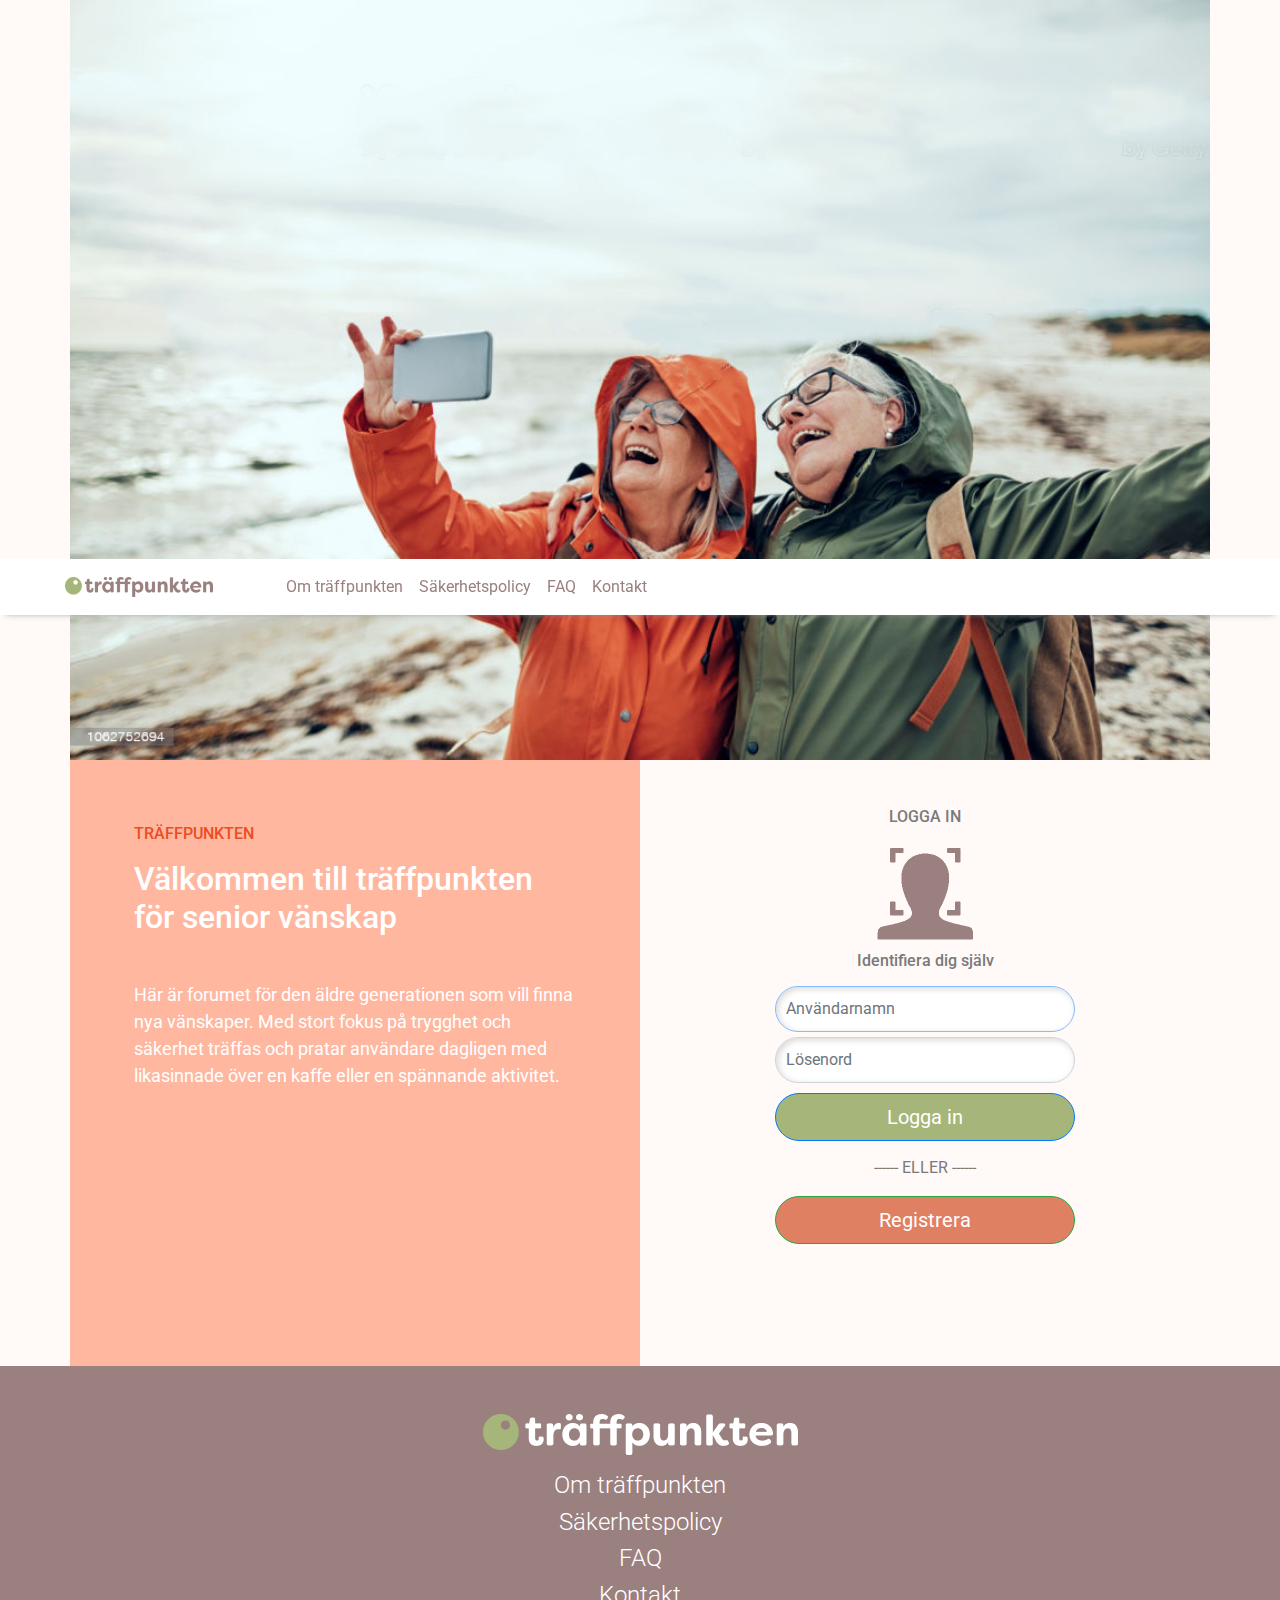
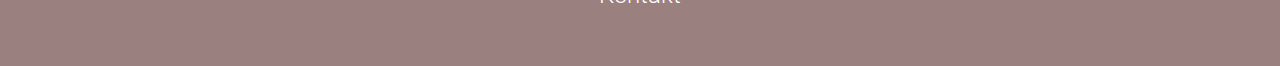
<file: index.html>
<!DOCTYPE html>
<html lang="en">
<head>
	<!-- Required meta tags -->
	<meta charset="utf-8">
	<meta content="width=device-width, initial-scale=1, shrink-to-fit=no" name="viewport">
	<!-- Google search optimization -->
	<meta content="Träffpunkten är ett forum för de äldre som vill finna nya vänskaper. Med stort fokus på trygghet och säkerhet träffas användare dagligen över en kopp kaffe eller en spännande aktivitet." name="description">
	<meta content="träffpunkten,träffa andra,träffas säkert, prata säkert, prata tryggt, tryggt samtal, aktiviteter, trygg aktivitet, aktiviteter för äldre, roliga aktiviteter för äldre, hitta vänner, nya vänner, prata med äldre, prata med någon" name="keywords">
	<!-- Favico-->
	<link href="favicon.svg" rel="icon" type="image/svg+xml">
	<link href="favicon.ico" rel="alternate icon">
	<link href="favicon-32x32.png" rel="icon" sizes="32x32" type="image/png">
	<link href="favicon-96x96.png" rel="icon" sizes="96x96" type="image/png">
	<link href="favicon-16x16.png" rel="icon" sizes="16x16" type="image/png">
	<!-- Bootstrap CSS -->
	<link href="https://cdn.jsdelivr.net/npm/bootstrap@4.5.3/dist/css/bootstrap.min.css" rel="stylesheet">
	<link href="css/styles.css" rel="stylesheet">
	<!-- font awesome for popup window-->
	<link href="https://cdnjs.cloudflare.com/ajax/libs/font-awesome/4.7.0/css/font-awesome.min.css" rel="stylesheet">
	<script src="js/base.js" type="text/javascript"></script>
	<script src="js/home.js" type="text/javascript"></script>

	<title>Träffpunkten login</title>
</head>


<body>
	<!-- TOP NAVIGATION BAR -->
	<div class="container">
		<div class="row">
			<div class="navbar-wrapper">
			<nav class="navbar navbar-expand-lg navbar-light bg-white">
				<button aria-controls="navbarSupportedContent" aria-expanded="false" aria-label="Toggle navigation" class="navbar-toggler" data-target="#navbarSupportedContent" data-toggle="collapse" type="button"><span class="navbar-toggler-icon"></span></button> <a class="navbar-brand" href="#"><img alt="Traffpunkten" id="logo" src="./img/logo.png"></a>
				<div class="collapse navbar-collapse" id="navbarSupportedContent">
					<ul class="navbar-nav">
						<li class="nav-item">
							<a class="nav-link" href="#" id="menulink">Om träffpunkten</a>
						</li>
						<li class="nav-item">
							<a class="nav-link" href="#" id="menulink" data-target="#myModal" data-toggle="modal" style="cursor:pointer;">Säkerhetspolicy</a>
						</li>
						<li class="nav-item">
							<a class="nav-link" href="#" id="menulink">FAQ</a>
						</li>
						<li class="nav-item">
							<a class="nav-link" href="#" id="menulink">Kontakt</a>
						</li>
					</ul>
				</div>
			</nav>
		</div>
		</div>

		<!--Main picture -->
		<div class="row">
			<div class="col pl-0 pr-0"><img alt="friends taking a photograph" height="100%" src="img/background_1.jpg" width="100%"></div>
		</div>


		<!-- LOGIN -->
		<section id="browser">
			<div class="row">
				<div class="col justify-content-center layerbackground_1">
					<h6>TRÄFFPUNKTEN</h6>
					<h2>Välkommen till träffpunkten för senior vänskap</h2>
					<p id="frontpage_description_1">Här är forumet för den äldre generationen som vill finna nya vänskaper. Med stort fokus på trygghet och säkerhet träffas och pratar användare dagligen med likasinnade över en kaffe eller en spännande aktivitet.</p>
				</div>
				
				<div class="col" id="signin">
					<form class="form-signin" name="formName" action="home.html" onsubmit="return checkPass()">
						<p class="h6 mb-3 " id="sign_in_text">LOGGA IN</p>
						<img id="face_recognition_logo" alt="" class="mb-2" height="100" src="img/face_recognition.png" width="100">
	
						<h5 id="sign_in_text" class="h6 mb-3 ">Identifiera dig själv</h5>

						<!-- User Name -->
						<label class="sr-only" for="inputCode"> Användarnamn </label> <input autofocus="" class="form-control" id="inputNumber" placeholder="Användarnamn" required="" type="text" name="username">
						<!-- User Password -->
						<label class="sr-only" for="inputCode">Lösenord</label> <input class="form-control" id="passStatus" placeholder="Lösenord" required="admin" type="password" name="passWord">
						<!-- Sumbit Button -->
						<input value="Logga in" id="sign_in_button" class="btn btn-lg btn-primary btn-block" type="submit">
	
						<p id="sign_in_text">------ ELLER ------</p>
						<button id="register_button" class="btn btn-lg btn-success btn-block" type="submit" value="submit">Registrera</button>
					</form>
				</div>
			</div>
		</section> 
	</div>


	<footer>
		<div class="row p-5" id="layerbackground_2">
			<div class="row justify-content-center text-center"><img alt="Traffpunkten" class="h3 mb-3" id="logo_2" src="./img/logo_inverted.png"></div>
			<div class="row justify-content-center text-center">
				<p class="h4 mb-2 font-weight-light" id="footer_text">Om träffpunkten</p>
			</div>
			<div class="row justify-content-center text-center">
				<p class="h4 mb-2 font-weight-light" data-target="#myModal" data-toggle="modal" id="footer_text" style="cursor:pointer;">Säkerhetspolicy</p>
			</div>
			<div class="row justify-content-center text-center">
				<p class="h4 mb-2 font-weight-light" id="footer_text">FAQ</p>
			</div>
			<div class="row justify-content-center text-center">
				<p class="h4 mb-2 font-weight-light" id="footer_text">Kontakt</p>
			</div>
		</div>
	</footer>

	<!-- The Modal -->
	<div class="modal fade" id="myModal">
		<div class="modal-dialog modal-dialog-centered modal-lg">
			<div class="modal-content">
				<!-- Modal Header -->
				<div class="modal-header">
					<button class="close" data-dismiss="modal" type="button">&times;</button> <span><i aria-hidden="true" class="fa fa-shield fa-lg"></i></span>
					<h4 class="icon-heading"><span>Säkerhetspolicy</span></h4>
				</div><!-- Modal body -->
				<div class="modal-body">
					Träffpunkten tar seriöst på den personliga integriteten för besökare på vår webbsida och användare av tjänsterna som vi erbjuder på webbsidan.<br>
					<br>
					Vår målsättning är att du ska känna dig säker på att din personliga integritet respekteras och att dina personuppgifter behandlas korrekt. Vi tar ansvar för att personuppgifter som behandlas av Träffpunkten används endast för avsedda ändamål och skyddas mot obehörig åtkomst. All behandling av personuppgifter sker i enlighet med tillämplig personuppgiftslagstiftning. Inom EU/EES gäller från maj 2018 dataskyddsförordningen (GDPR)1. När du besöker/använder vår webbsida,&nbsp; tjänster eller kommunicerar med oss t ex via e-post kan vi komma att samla in uppgifter om dig som t. ex. namn, adress, postadress, e-postadress, telefonnummer, identifikationsuppgifter, information om din användning av våra tjänster och produkter och transaktionshistorik. Vidare kan vi komma att samla in teknisk data om de enheter du använder, däribland IP-adress, unikt enhets-ID, typ av webbläsare och cookieinformation.<br>
					<br>
					Personuppgifterna kommer att behandlas av oss endast så länge som det behövs för att uppfylla ändamålen med behandlingen eller för att fullgöra rättsliga skyldigheter.
				</div><!-- Modal footer -->
				<div class="modal-footer">
					<button class="btn btn-secondary" data-dismiss="modal" type="button">Stäng</button>
				</div>
			</div>
		</div>
	</div>

	<!-- Optional JavaScript; choose one of the two! -->
	<!-- Option 1: jQuery and Bootstrap Bundle (includes Popper) -->
	<script src="https://code.jquery.com/jquery-3.5.1.slim.min.js">
	</script> 
	<script src="https://cdn.jsdelivr.net/npm/bootstrap@4.5.3/dist/js/bootstrap.bundle.min.js">
	</script> <!-- Option 2: jQuery, Popper.js, and Bootstrap JS
    <script src="https://code.jquery.com/jquery-3.5.1.slim.min.js" integrity="sha384-DfXdz2htPH0lsSSs5nCTpuj/zy4C+OGpamoFVy38MVBnE+IbbVYUew+OrCXaRkfj" crossorigin="anonymous"></script>
    <script src="https://cdn.jsdelivr.net/npm/popper.js@1.16.1/dist/umd/popper.min.js" integrity="sha384-9/reFTGAW83EW2RDu2S0VKaIzap3H66lZH81PoYlFhbGU+6BZp6G7niu735Sk7lN" crossorigin="anonymous"></script>
    <script src="https://cdn.jsdelivr.net/npm/bootstrap@4.5.3/dist/js/bootstrap.min.js" integrity="sha384-w1Q4orYjBQndcko6MimVbzY0tgp4pWB4lZ7lr30WKz0vr/aWKhXdBNmNb5D92v7s" crossorigin="anonymous"></script>
    -->
</body>
</html>
</file>
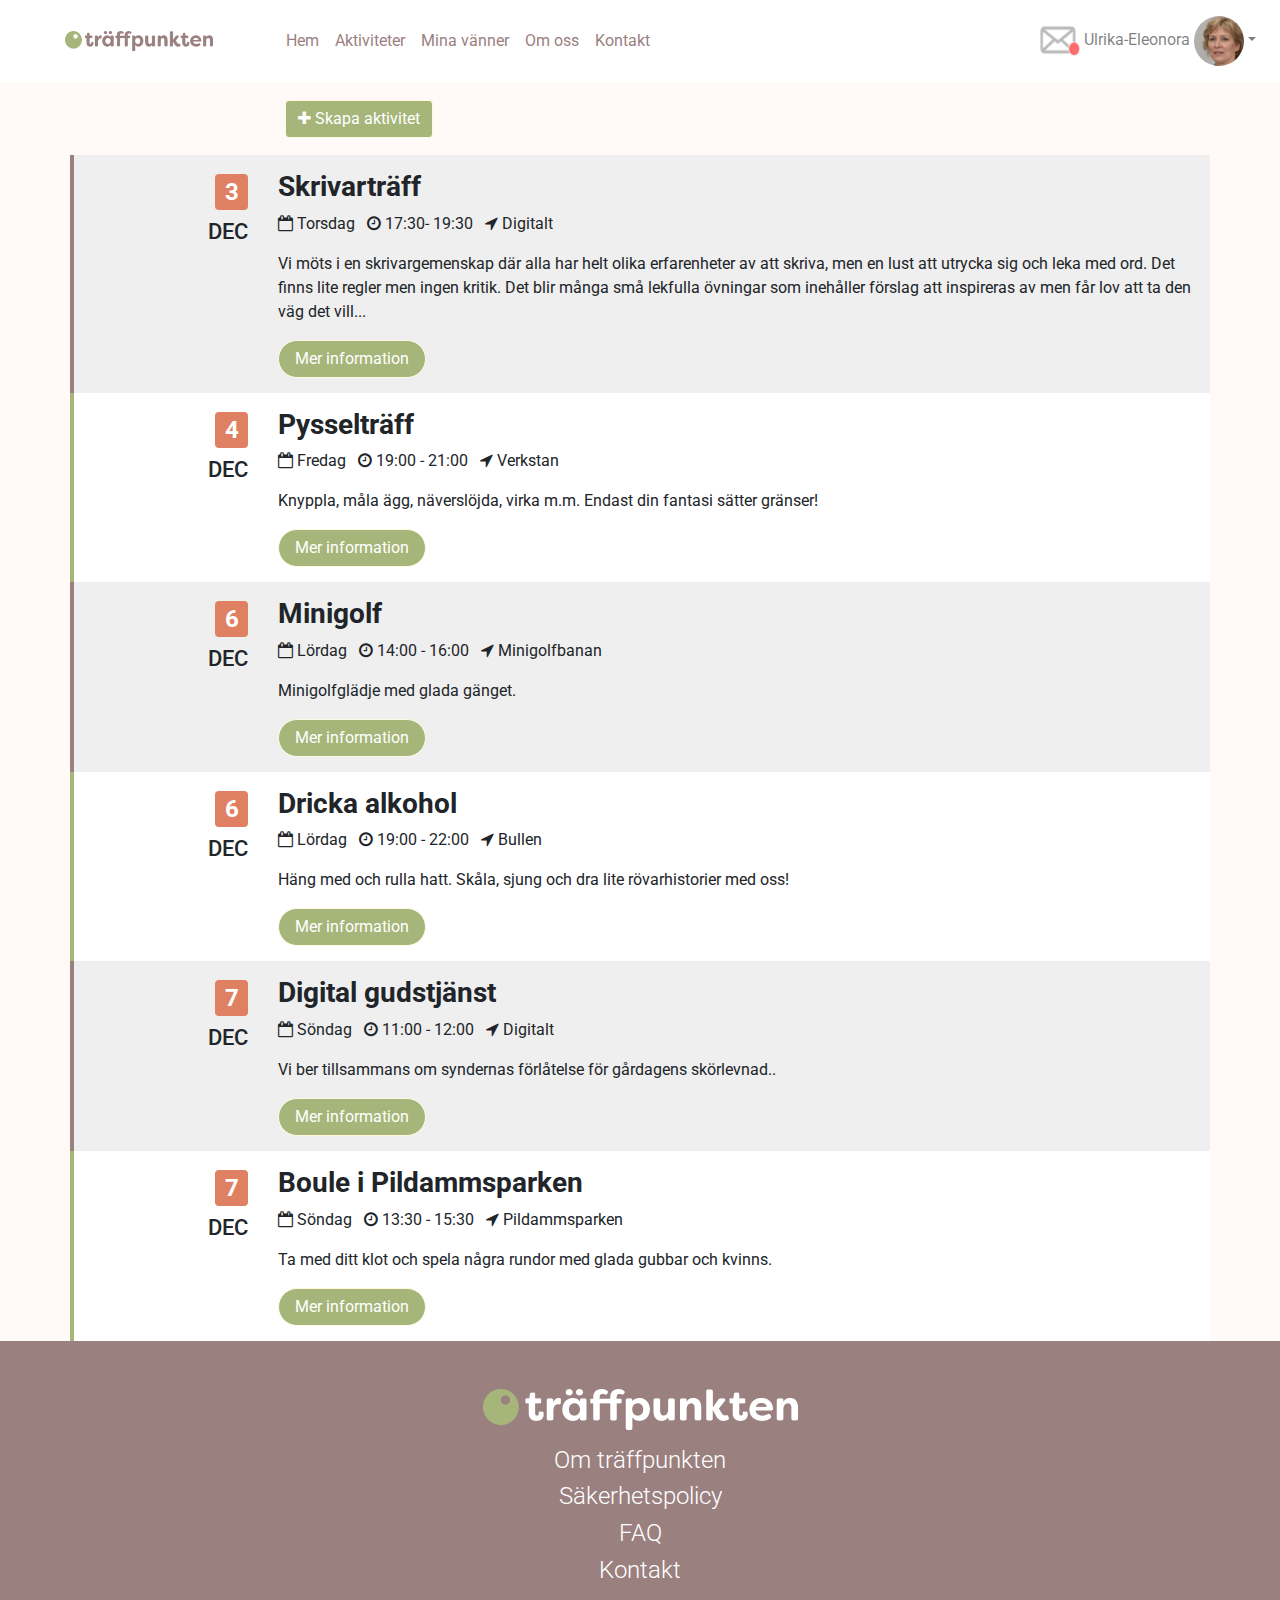
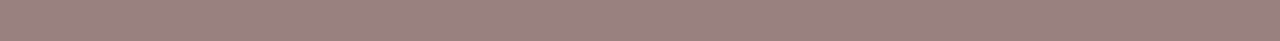
<file: activities.html>
<!doctype html>
<html lang="en">
  <head>
    <!-- Required meta tags -->
  <meta charset="utf-8">
  <meta content="width=device-width, initial-scale=1, shrink-to-fit=no" name="viewport">
  <meta content="" name="description">
  <meta content="" name="author">

  <!-- Favico-->
  <link href="favicon.svg" rel="icon" type="image/svg+xml">
  <link href="favicon.ico" rel="alternate icon">
  <link href="favicon-32x32.png" rel="icon" sizes="32x32" type="image/png">
  <link href="favicon-96x96.png" rel="icon" sizes="96x96" type="image/png">
  <link href="favicon-16x16.png" rel="icon" sizes="16x16" type="image/png">

    <!-- Bootstrap core CSS -->
  <link href="https://cdn.jsdelivr.net/npm/bootstrap@4.5.3/dist/css/bootstrap.min.css" rel="stylesheet">
  <!-- Custom styles for this template -->
  <link href="css/styles_activities.css" rel="stylesheet">
  <!-- font awesome -->
  <link href="https://cdnjs.cloudflare.com/ajax/libs/font-awesome/4.7.0/css/font-awesome.min.css" rel="stylesheet">

  <!-- popper -->
  <script src="https://cdnjs.cloudflare.com/ajax/libs/popper.js/1.11.0/umd/popper.min.js">
  </script>
  <!-- jquery -->
   <script src="https://ajax.googleapis.com/ajax/libs/jquery/1.12.4/jquery.min.js">
  </script>

    <title>Aktiviteter</title>
  </head>
<body>
  <div class="container">
    <div class="row">
     <div class="navbar-wrapper">
      <!-- Navigation -->
      <nav class="navbar navbar-expand-lg navbar-light bg-white">
        <button aria-controls="navbarSupportedContent" aria-expanded="false" aria-label="Toggle navigation" class="navbar-toggler" data-target="#navbarSupportedContent" data-toggle="collapse" type="button"><span class="navbar-toggler-icon"></span></button> <a class="navbar-brand" href="index.html"><img alt="Traffpunkten" id="logo" src="./img/logo.png"></a>
        <div class="collapse navbar-collapse" id="navbarSupportedContent">
         <ul class="navbar-nav mr-auto">
            <li class="nav-item">
              <a class="nav-link" href="home.html" id="menulink">Hem<span class="sr-only">(current)</span></a>
            </li>
            <li class="nav-item active">
              <a class="nav-link" href="activities.html" id="menulink">Aktiviteter</a>
            </li>
            <li class="nav-item">
              <a class="nav-link" href="friendslist.html" id="menulink">Mina vänner</a>
            </li>
            <li class="nav-item">
              <a class="nav-link" href="#" id="menulink">Om oss</a>
            </li>
            <li class="nav-item">
              <a class="nav-link" href="#" id="menulink">Kontakt</a>
            </li>
          </ul>
          <div class="float right" id="profil">
            <ul class="navbar-nav">
              <li class="nav-item dropdown">
                <a aria-expanded="false" aria-haspopup="true" class="nav-link dropdown-toggle" data-toggle="dropdown" href="#" id="navbarDropdown" role="button"><img alt="meddelanden" height="30" src="img/mail.png" width="40"> Ulrika-Eleonora <img alt="profilbild" height="50" src="img/Woman1.jpg" width="50" class="rounded-circle"></a>
                <div aria-labelledby="navbarDropdown" class="dropdown-menu dropdown-menu-right">
                  <a class="dropdown-item" href="profile.html">Min Profil</a> <a class="dropdown-item" href="#">Säkerhet</a> <a class="dropdown-item" href="#">Inställningar</a>
                  <div class="dropdown-divider"></div><a class="dropdown-item" href="#">Logga ut</a>
                </div>
              </li>
            </ul>
          </div>
        </div>
      </nav>
    </div>
  </div>
<!--Calendar -->
    <div class="col-10" style="margin-left:16.67%;margin-bottom:17px;margin-top:100px;">
      <button class="btn btn-labeled btn-info" data-target="#myModal" data-toggle="modal" type="button"><span class="btn-label"><i aria-hidden="true" class="fa fa-plus"></i></span> Skapa aktivitet</button>
    </div>
    <div class="row row-striped">
      <div class="col-2 text-right">
        <h1 class="display-4"><span class="badge badge-secondary">3</span></h1>
        <h2>DEC</h2>
      </div>
      <div class="col-10">
        <h3><strong>Skrivarträff</strong></h3>
        <ul class="list-inline">
          <li class="list-inline-item"><i aria-hidden="true" class="fa fa-calendar-o"></i> Torsdag</li>
          <li class="list-inline-item"><i aria-hidden="true" class="fa fa-clock-o"></i> 17:30- 19:30</li>
          <li class="list-inline-item"><i aria-hidden="true" class="fa fa-location-arrow"></i> Digitalt</li>
        </ul>
        <p>Vi möts i en skrivargemenskap där alla har helt olika erfarenheter av att skriva, men en lust att utrycka sig och leka med ord.​​​​​​ Det finns lite regler men ingen kritik. Det blir många små lekfulla övningar som inehåller förslag att inspireras av men får lov att ta den väg det vill...</p><button class="btn btn-info" id="option_button" type="button">Mer information</button>
      </div>
    </div>
    <div class="row row-striped">
      <div class="col-2 text-right">
        <h1 class="display-4"><span class="badge badge-secondary">4</span></h1>
        <h2>DEC</h2>
      </div>
      <div class="col-10">
        <h3><strong>Pysselträff</strong></h3>
        <ul class="list-inline">
          <li class="list-inline-item"><i aria-hidden="true" class="fa fa-calendar-o"></i> Fredag</li>
          <li class="list-inline-item"><i aria-hidden="true" class="fa fa-clock-o"></i> 19:00 - 21:00</li>
          <li class="list-inline-item"><i aria-hidden="true" class="fa fa-location-arrow"></i> Verkstan</li>
        </ul>
        <p>Knyppla, måla ägg, näverslöjda, virka m.m. Endast din fantasi sätter gränser!</p><button class="btn btn-info" id="option_button" type="button">Mer information</button>
      </div>
    </div>
    <div class="row row-striped">
      <div class="col-2 text-right">
        <h1 class="display-4"><span class="badge badge-secondary">6</span></h1>
        <h2>DEC</h2>
      </div>
      <div class="col-10">
        <h3><strong>Minigolf</strong></h3>
        <ul class="list-inline">
          <li class="list-inline-item"><i aria-hidden="true" class="fa fa-calendar-o"></i> Lördag</li>
          <li class="list-inline-item"><i aria-hidden="true" class="fa fa-clock-o"></i> 14:00 - 16:00</li>
          <li class="list-inline-item"><i aria-hidden="true" class="fa fa-location-arrow"></i> Minigolfbanan</li>
        </ul>
        <p>Minigolfglädje med glada gänget.</p><button class="btn btn-info" id="option_button" type="button">Mer information</button>
      </div>
    </div>
    <div class="row row-striped">
      <div class="col-2 text-right">
        <h1 class="display-4"><span class="badge badge-secondary">6</span></h1>
        <h2>DEC</h2>
      </div>
      <div class="col-10">
        <h3><strong>Dricka alkohol</strong></h3>
        <ul class="list-inline">
          <li class="list-inline-item"><i aria-hidden="true" class="fa fa-calendar-o"></i> Lördag</li>
          <li class="list-inline-item"><i aria-hidden="true" class="fa fa-clock-o"></i> 19:00 - 22:00</li>
          <li class="list-inline-item"><i aria-hidden="true" class="fa fa-location-arrow"></i> Bullen</li>
        </ul>
        <p>Häng med och rulla hatt. Skåla, sjung och dra lite rövarhistorier med oss!</p><button class="btn btn-info" id="option_button" type="button">Mer information</button>
      </div>
    </div>
    <div class="row row-striped">
      <div class="col-2 text-right">
        <h1 class="display-4"><span class="badge badge-secondary">7</span></h1>
        <h2>DEC</h2>
      </div>
      <div class="col-10">
        <h3><strong>Digital gudstjänst</strong></h3>
        <ul class="list-inline">
          <li class="list-inline-item"><i aria-hidden="true" class="fa fa-calendar-o"></i> Söndag</li>
          <li class="list-inline-item"><i aria-hidden="true" class="fa fa-clock-o"></i> 11:00 - 12:00</li>
          <li class="list-inline-item"><i aria-hidden="true" class="fa fa-location-arrow"></i> Digitalt</li>
        </ul>
        <p>Vi ber tillsammans om syndernas förlåtelse för gårdagens skörlevnad..</p><button class="btn btn-info" id="option_button" type="button">Mer information</button>
      </div>
    </div>
    <div class="row row-striped">
      <div class="col-2 text-right">
        <h1 class="display-4"><span class="badge badge-secondary">7</span></h1>
        <h2>DEC</h2>
      </div>
      <div class="col-10">
        <h3><strong>Boule i Pildammsparken</strong></h3>
        <ul class="list-inline">
          <li class="list-inline-item"><i aria-hidden="true" class="fa fa-calendar-o"></i> Söndag</li>
          <li class="list-inline-item"><i aria-hidden="true" class="fa fa-clock-o"></i> 13:30 - 15:30</li>
          <li class="list-inline-item"><i aria-hidden="true" class="fa fa-location-arrow"></i> Pildammsparken</li>
        </ul>
        <p>Ta med ditt klot och spela några rundor med glada gubbar och kvinns.</p><button class="btn btn-info" id="option_button" type="button">Mer information</button>
      </div>
    </div>
  </div>
  <footer>
    <div class="row p-5" id="layerbackground_2">
      <div class="row justify-content-center text-center"><img alt="Traffpunkten" class="h3 mb-3" id="logo_2" src="./img/logo_inverted.png"></div>
      <div class="row justify-content-center text-center">
        <p class="h4 mb-2 font-weight-light" id="footer_text">Om träffpunkten</p>
      </div>
      <div class="row justify-content-center text-center">
        <p class="h4 mb-2 font-weight-light" id="footer_text">Säkerhetspolicy</p>
      </div>
      <div class="row justify-content-center text-center">
        <p class="h4 mb-2 font-weight-light" id="footer_text">FAQ</p>
      </div>
      <div class="row justify-content-center text-center">
        <p class="h4 mb-2 font-weight-light" id="footer_text">Kontakt</p>
      </div>
    </div><!-- modal popup -->
    <!-- Modal -->
    <div class="modal fade" id="myModal" role="dialog">
      <div class="modal-dialog modal-lg">
        <div class="modal-content">
          <div class="modal-header">
            
              <button class="close" data-dismiss="modal" type="button">&times;</button> <span><i aria-hidden="true" class="fa fa-calendar-plus-o fa-lg"></i></span>
              <h4 class="icon-heading"><span>Skapa aktivitet</span></h4>
            </div>
            <div class="form-group">
              <label style="margin-top:11px;">Titel</label> <input class="form-control" placeholder="" type="text"> 
            </div>
            
            <div class="form-group">
              <label>Beskrivning</label> 
              <textarea class="form-control" id="exampleFormControlTextarea1" rows="3"></textarea>
            </div>

            <div class="form-group">
              <label>GRIS</label>
              <div class="input-group">
                <div class="input-group-prepend">
                  <div class="input-group-text">


                    
                    <i aria-hidden="true" class="fa fa-calendar"></i> 
                  </div>
                </div><input aria-label="Datum" class="form-control" type="text">
              </div>
            </div>
            <div class="form-group">
              
              <label>Tid</label> <input class="form-control" type="text">
            </div>
            <div class="form-group">
              <label>Plats</label> <input class="form-control" type="text">
            </div>
       
        <div class="modal-footer">
          <button class="btn btn-info" data-dismiss="modal" id="submit" name="submit" type="button">Spara</button> <button class="btn btn-secondary" data-dismiss="modal" type="button">Avbryt</button>
        </div>
      </div>
    </div>

  </footer><!-- Optional JavaScript -->
  <!-- jQuery first, then Popper.js, then Bootstrap JS -->
  <script src="https://code.jquery.com/jquery-3.2.1.slim.min.js">
  </script> 
  <script src="https://cdnjs.cloudflare.com/ajax/libs/popper.js/1.12.9/umd/popper.min.js">
  </script> 
  <script src="https://maxcdn.bootstrapcdn.com/bootstrap/4.0.0/js/bootstrap.min.js">
  </script>
</body>
</html>
</file>
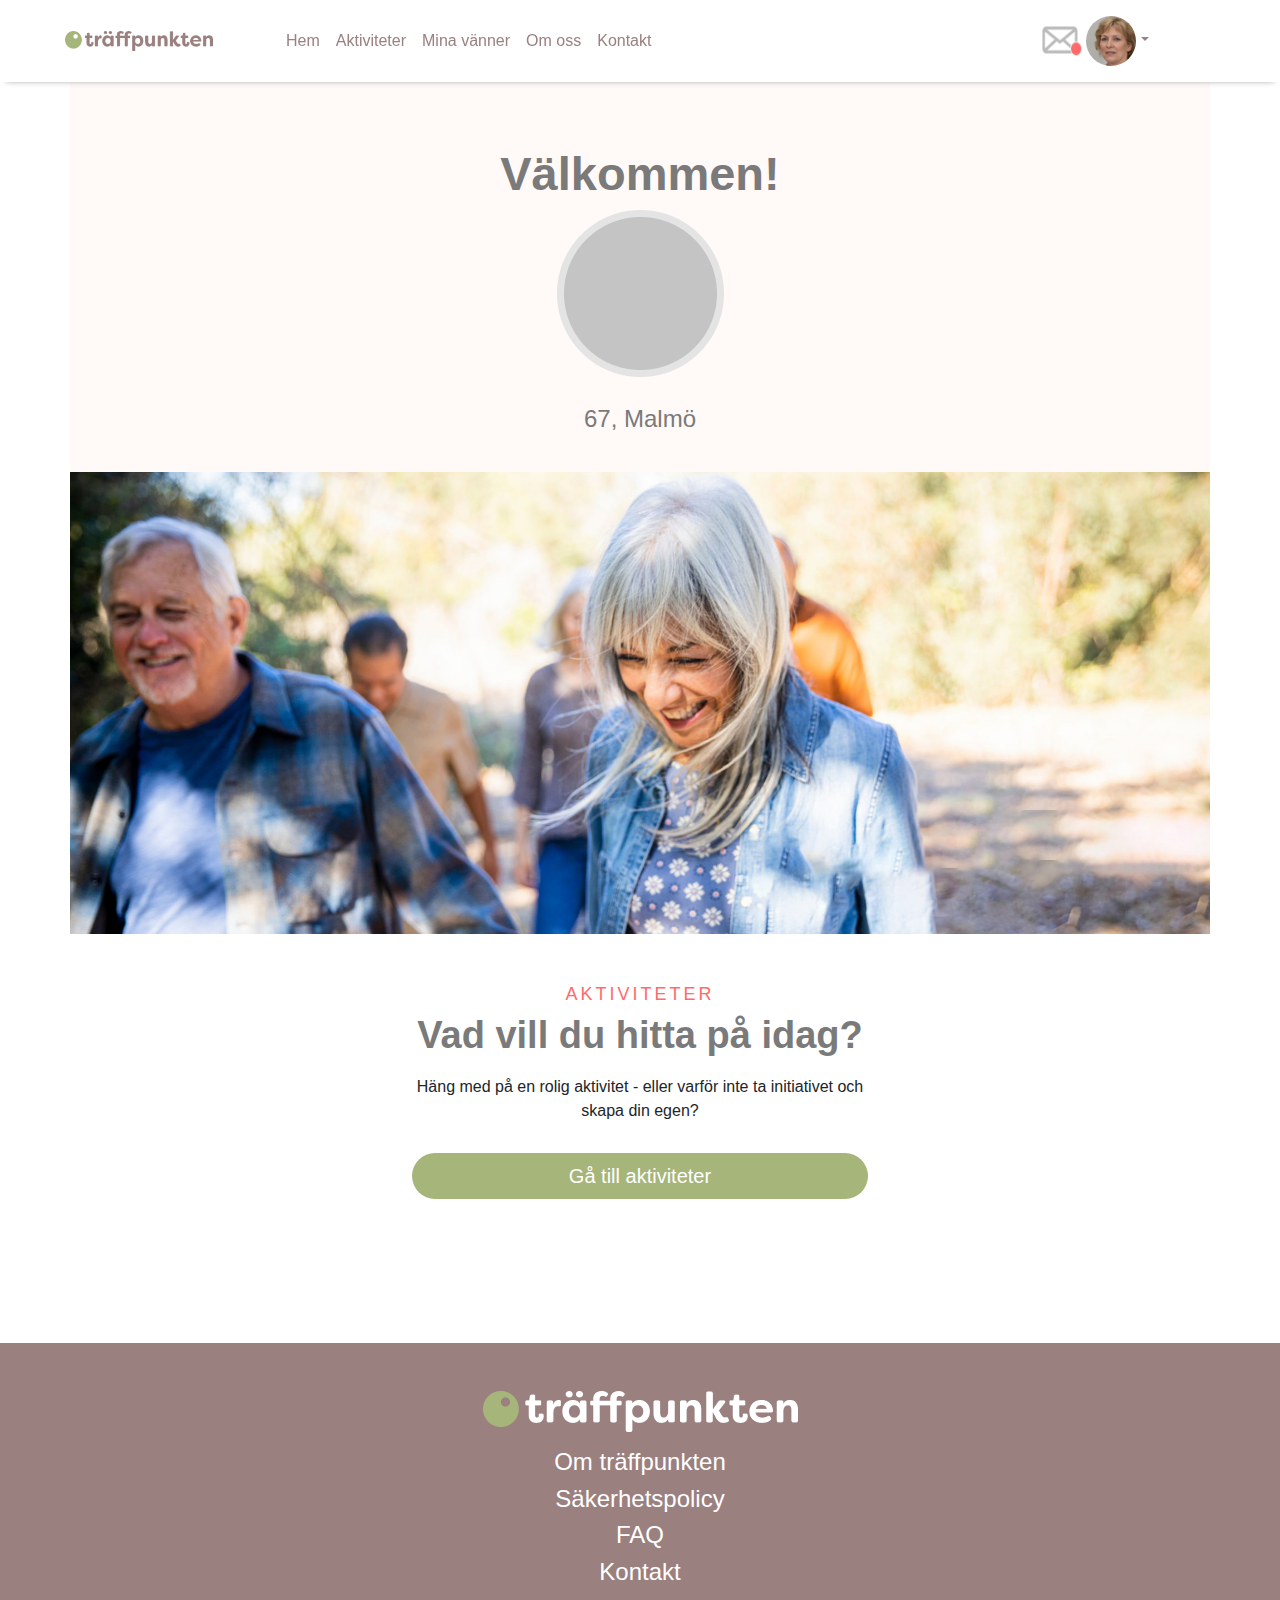
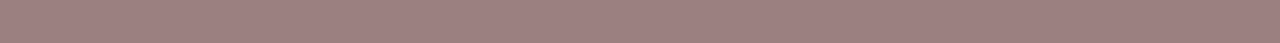
<file: home.html>
<!DOCTYPE html>

<html lang="en">
<head>
	<!-- Required meta tags -->
	<meta charset="utf-8">
	<meta content="width=device-width, initial-scale=1, shrink-to-fit=no" name="viewport"><!-- Bootstrap CSS -->
	<link href="https://cdn.jsdelivr.net/npm/bootstrap@4.5.3/dist/css/bootstrap.min.css" rel="stylesheet">
	<link href="css/styles_home.css" rel="stylesheet">


	<title>Hem</title>
</head>

<body>
	<div class="container">
		<div class="row">
			<div class="navbar-wrapper">
				<!-- Navigation -->
				<nav class="navbar navbar-expand-lg navbar-light bg-white">
					<button aria-controls="navbarSupportedContent" aria-expanded="false" aria-label="Toggle navigation" class="navbar-toggler" data-target="#navbarSupportedContent" data-toggle="collapse" type="button"><span class="navbar-toggler-icon"></span></button> <a class="navbar-brand" href="index.html"><img alt="Traffpunkten" id="logo" src="./img/logo.png"></a>
					<div class="collapse navbar-collapse" id="navbarSupportedContent">
					<ul class="navbar-nav mr-auto">
						<li class="nav-item">
							<a class="nav-link" href="home.html" id="menulink">Hem<span class="sr-only">(current)</span></a>
						</li>
						<li class="nav-item active">
							<a class="nav-link" href="activities.html" id="menulink">Aktiviteter</a>
						</li>
						<li class="nav-item">
							<a class="nav-link" href="friendslist.html" id="menulink">Mina vänner</a>
						</li>
						<li class="nav-item">
							<a class="nav-link" href="#" id="menulink">Om oss</a>
						</li>
						<li class="nav-item">
							<a class="nav-link" href="#" id="menulink">Kontakt</a>
						</li>
						</ul>
						<div class="float right" id="profil">
						<ul class="navbar-nav">
							<li class="nav-item dropdown">
							<a aria-expanded="false" aria-haspopup="true" class="nav-link dropdown-toggle" data-toggle="dropdown" href="#" id="navbarDropdown" role="button"><img alt="meddelanden" height="30" src="img/mail.png" width="40"> <span id="usernameMenu"></span> <img alt="profilbild" height="50" src="img/Woman1.jpg" width="50" class="rounded-circle"></a>
							<div aria-labelledby="navbarDropdown" class="dropdown-menu dropdown-menu-right">
								<a class="dropdown-item" href="profile.html">Min Profil</a> <a class="dropdown-item" href="#">Säkerhet</a> <a class="dropdown-item" href="#">Inställningar</a>
								<div class="dropdown-divider"></div><a class="dropdown-item" href="#">Logga ut</a>
							</div>
							</li>
						</ul>
						</div>
					</div>
				</nav>
			</div>
		</div>

		<div class="row">
			<div class="welcome">
				<br></br>
				<br></br>
				<h1>Välkommen!</h1>
				<img alt="profile-pic" src="img/profile.png">

				<h3 id="usernameWelcome"></h3>


				<h4>67, Malmö</h4>
			</div>
		</div>


		<div class="row">
			<div class="imageblock"><img alt="friends_walking" src="img/background_2.jpg" width="100%">
			</div>
		</div>


		<div class="row">
			<div class="activity">
				<h5>AKTIVITETER</h5>

				<h2>Vad vill du hitta på idag?</h2>
				Häng med på en rolig aktivitet - eller varför inte ta initiativet och skapa din egen? 
				<button class="btn btn-lg btn-success btn-block" id="activity_button" type="button" onclick="window.location.href='https://himmelstrutz.github.io/activities.html'">Gå till aktiviteter</button>
			</div>
		</div>
		<!--
        <section id="mobile">
            <div class="row">
            <div class="col justify-content-center text-center layerbackground_1">
                <h6>TRÄFFPUNKTEN</h6>
                <h2>Välkommen till träffpunkten för senior vänskap</h2>
                <p id="frontpage_description_1">Här är forumet för den äldre generationen som vill finna nya vänskaper. Med stort fokus på trygghet och säkerhet träffas och pratar användare dagligen med likasinnade över en kaffe eller en spännande aktivitet.</p>
            </div>
        </div>

            <div class="row" id="signin">
                <form class="form-signin">
                    <p class="h6 mb-3" id="sign_in_text">LOGGA IN</p>
                    <img id="face_recognition_logo" alt="" class="mb-2" height="100" src="img/face_recognition.png" width="100">

                    <h5 id="sign_in_text" class="h6 mb-3 ">Identifiera dig själv</h5>
                    <label class="sr-only" for="inputPhone">Telefonnummer</label> <input autofocus="" class="form-control" id="inputNumber" placeholder="+46" required="" type="tel"> <label class="sr-only" for="inputCode">Code</label> <input class="form-control" id="inputPassword" placeholder="Bekräftelsekod" required="" type="password"> <button id="sign_in_button" class="btn btn-lg btn-primary btn-block" type="submit">Logga in</button>

                    <p id="sign_in_text">====== OR ======</p>
                    <button id="register_button" class="btn btn-lg btn-success btn-block" type="submit">Register</button>
                </form>
            </div>
        </section>

        <section id="browser">
            <div class="row">
                <div class="col" id="signin">
                    <form class="form-signin">
                        <p class="h6 mb-3 " id="sign_in_text">LOGGA IN</p>
                        <img id="face_recognition_logo" alt="" class="mb-2" height="100" src="img/face_recognition.png" width="100">
    
                        <h5 id="sign_in_text" class="h6 mb-3 ">Identifiera dig själv</h5>
                        <label class="sr-only" for="inputPhone">Telefonnummer</label> <input autofocus="" class="form-control" id="inputNumber" placeholder="+46" required="" type="tel"> <label class="sr-only" for="inputCode">Code</label> <input class="form-control" id="inputPassword" placeholder="Bekräftelsekod" required="" type="password"> <button id="sign_in_button" class="btn btn-lg btn-primary btn-block" type="submit">Logga in</button>
    
                        <p id="sign_in_text">====== OR ======</p>
                        <button id="register_button" class="btn btn-lg btn-success btn-block" type="submit">Register</button>
                    </form>
                </div>
                
                <div class="col justify-content-center layerbackground_1">
                    <h6>TRÄFFPUNKTEN</h6>
                    <h2>Välkommen till träffpunkten för senior vänskap</h2>
                    <p id="frontpage_description_1">Här är forumet för den äldre generationen som vill finna nya vänskaper. Med stort fokus på trygghet och säkerhet träffas och pratar användare dagligen med likasinnade över en kaffe eller en spännande aktivitet.</p>
                </div>
            </div>
        </section>
    -->

	</div>
		<footer>
			<div class="row p-5" id="layerbackground_2">
				<div class="row justify-content-center text-center"><img alt="Traffpunkten" class="h3 mb-3" id="logo_2" src="./img/logo_inverted.png">
				</div>


				<div class="row justify-content-center text-center">
					<p class="h4 mb-2 font-weight-light" id="footer_text">Om träffpunkten</p>
				</div>


				<div class="row justify-content-center text-center">
					<p class="h4 mb-2 font-weight-light" id="footer_text">Säkerhetspolicy</p>
				</div>


				<div class="row justify-content-center text-center">
					<p class="h4 mb-2 font-weight-light" id="footer_text">FAQ</p>
				</div>


				<div class="row justify-content-center text-center">
					<p class="h4 mb-2 font-weight-light" id="footer_text">Kontakt</p>
				</div>
			</div>
		</footer>
	
	<!-- Optional JavaScript; choose one of the two! -->
	<!-- Option 1: jQuery and Bootstrap Bundle (includes Popper) -->
	<script src="https://code.jquery.com/jquery-3.5.1.slim.min.js">
	</script> 
	<script src="https://cdn.jsdelivr.net/npm/bootstrap@4.5.3/dist/js/bootstrap.bundle.min.js">
	</script> <!-- Option 2: jQuery, Popper.js, and Bootstrap JS
    <script src="https://code.jquery.com/jquery-3.5.1.slim.min.js" integrity="sha384-DfXdz2htPH0lsSSs5nCTpuj/zy4C+OGpamoFVy38MVBnE+IbbVYUew+OrCXaRkfj" crossorigin="anonymous"></script>
    <script src="https://cdn.jsdelivr.net/npm/popper.js@1.16.1/dist/umd/popper.min.js" integrity="sha384-9/reFTGAW83EW2RDu2S0VKaIzap3H66lZH81PoYlFhbGU+6BZp6G7niu735Sk7lN" crossorigin="anonymous"></script>
    <script src="https://cdn.jsdelivr.net/npm/bootstrap@4.5.3/dist/js/bootstrap.min.js" integrity="sha384-w1Q4orYjBQndcko6MimVbzY0tgp4pWB4lZ7lr30WKz0vr/aWKhXdBNmNb5D92v7s" crossorigin="anonymous"></script>
    -->
</body>
<script src="js/home.js" type="text/javascript"></script>
</html>
</file>
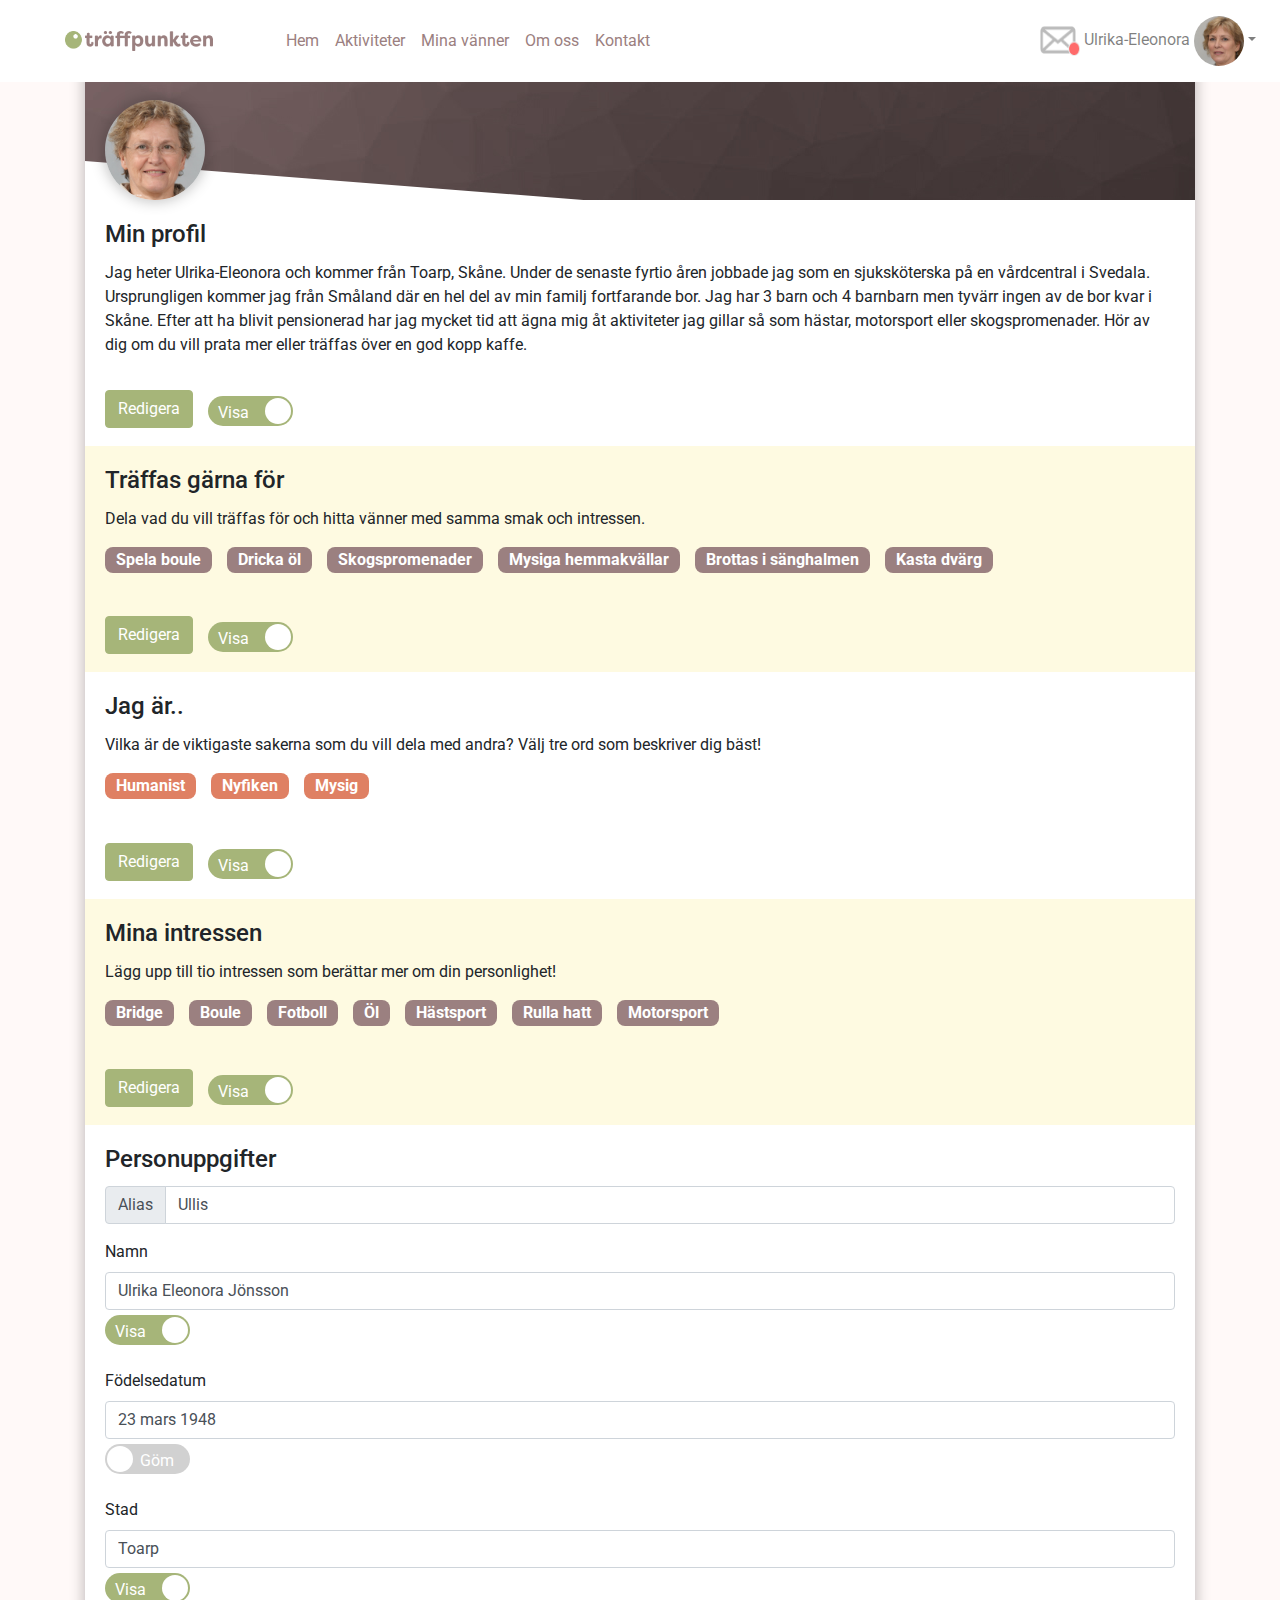
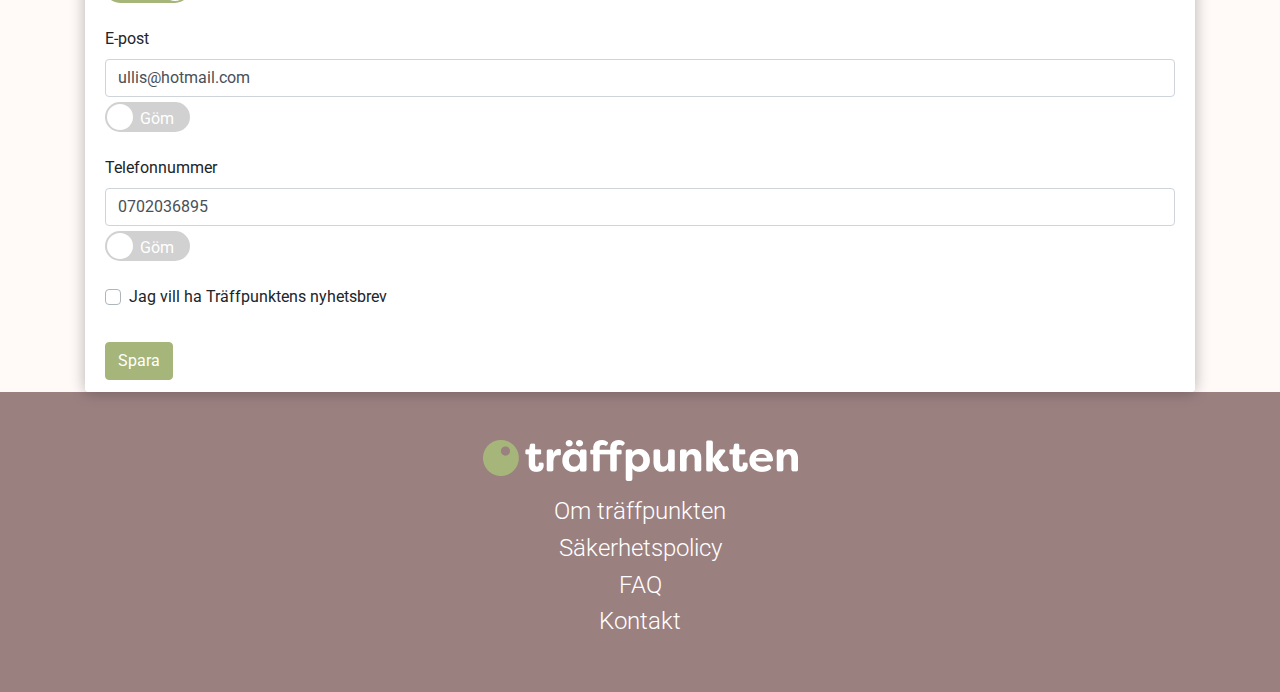
<file: profile.html>
<!DOCTYPE html>
<html lang="en">
<head>
  <meta charset="utf-8">
  <meta content="width=device-width, initial-scale=1, shrink-to-fit=no" name="viewport">
  <meta content="" name="description">
  <meta content="" name="author">
  <!-- favicon-->
  <link href="favicon.svg" rel="icon" type="image/svg+xml">
  <link href="favicon.ico" rel="alternate icon">
  <link href="favicon-32x32.png" rel="icon" sizes="32x32" type="image/png">
  <link href="favicon-96x96.png" rel="icon" sizes="96x96" type="image/png">
  <link href="favicon-16x16.png" rel="icon" sizes="16x16" type="image/png">
  
  <!-- Bootstrap core CSS -->
  <link href="https://cdn.jsdelivr.net/npm/bootstrap@4.5.3/dist/css/bootstrap.min.css" rel="stylesheet">
  <!-- bootstrap javascript -->
  <script src='https://stackpath.bootstrapcdn.com/bootstrap/4.0.0/js/bootstrap.bundle.min.js'>
  </script>
  <!-- jquery -->
  <script src='https://cdnjs.cloudflare.com/ajax/libs/jquery/3.2.1/jquery.min.js'>
  </script>
  <!-- Custom styles for this template -->
  <link href="css/styles_profile.css" rel="stylesheet">
  <!-- font-awesome-->
  <link href="https://cdnjs.cloudflare.com/ajax/libs/font-awesome/4.7.0/css/font-awesome.min.css" rel="stylesheet">

   <script src="https://maxcdn.bootstrapcdn.com/bootstrap/3.4.1/js/bootstrap.min.js"></script>
  
  <title>Profil</title>
</head>
<body>
  <div class="container">
    <div class="navbar-wrapper">
      <!-- Navigation -->
      <nav class="navbar navbar-expand-lg navbar-light bg-white">
        <button aria-controls="navbarSupportedContent" aria-expanded="false" aria-label="Toggle navigation" class="navbar-toggler" data-target="#navbarSupportedContent" data-toggle="collapse" type="button"><span class="navbar-toggler-icon"></span></button> <a class="navbar-brand" href="index.html"><img alt="Traffpunkten" id="logo" src="./img/logo.png"></a>
        <div class="collapse navbar-collapse" id="navbarSupportedContent">
          <ul class="navbar-nav mr-auto">
            <li class="nav-item active">
              <a class="nav-link" href="home.html" id="menulink">Hem</a>
            </li>
            <li class="nav-item">
              <a class="nav-link" href="activities.html" id="menulink">Aktiviteter</a>
            </li>
            <li class="nav-item">
              <a class="nav-link" href="friendslist.html" id="menulink">Mina vänner</a>
            </li>
            <li class="nav-item">
              <a class="nav-link" href="#" id="menulink">Om oss</a>
            </li>
            <li class="nav-item">
              <a class="nav-link" href="#" id="menulink">Kontakt</a>
            </li>
          </ul>
          <div class="float right" id="profil">
            <ul class="navbar-nav">
              <li class="nav-item dropdown" >
                <a aria-expanded="false" aria-haspopup="true" class="nav-link dropdown-toggle" data-toggle="dropdown" href="#" id="navbarDropdown" role="button"><img alt="meddelanden" height="30" src="img/mail.png" width="40"> Ulrika-Eleonora <img alt="profilbild" height="50" src="img/Woman1.jpg" width="50" class="rounded-circle"></a>
                <div aria-labelledby="navbarDropdown" class="dropdown-menu dropdown-menu-right">
                  <a class="dropdown-item" href="profile.html">Min Profil</a> <a class="dropdown-item" href="#">Säkerhet</a> <a class="dropdown-item" href="#">Inställningar</a>
                  <div class="dropdown-divider"></div><a class="dropdown-item" href="#">Logga ut</a>
                </div>
              </li>
            </ul>
          </div>
        </div>
      </nav>
    </div>
    <!-- Profile card -->
   <div class="card card-custom bg-white border-white border-0">
      <div class="card-custom-img" style="background-image: url(img/profil-bg.jpg);"></div>
      <div class="card-custom-avatar"><img alt="Profilbild" class="img-fluid" src="img/Ulrika.jpg"></div>
      <div class="card-body" style="overflow-y: auto">
        <h4 class="card-title">Min profil</h4>
        <p class="card-text">Jag heter Ulrika-Eleonora och kommer från Toarp, Skåne. Under de senaste fyrtio åren jobbade jag som en sjuksköterska på en vårdcentral i Svedala. Ursprungligen kommer jag från Småland där en hel del av min familj fortfarande bor. Jag har 3 barn och 4 barnbarn men tyvärr ingen av de bor kvar i Skåne. Efter att ha blivit pensionerad har jag mycket tid att ägna mig åt aktiviteter jag gillar så som hästar, motorsport eller skogspromenader. Hör av dig om du vill prata mer eller träffas över en god kopp kaffe.</p>
      </div>
      <div class="card-footer" >
        <a class="btn btn-primary" href="#">Redigera</a> 
        <div class="switchToggle">
          <input checked="checked" id="switch" type="checkbox"> <label for="switch">Toggle</label>
        </div>
      </div>
      <div class="card-bodyA" >
        <h4 class="card-title">Träffas gärna för</h4>
        <p class="card-text">Dela vad du vill träffas för och hitta vänner med samma smak och intressen.</p><span class="badge badge-pill badge-primary">Spela boule</span> <span class="badge badge-pill badge-primary">Dricka öl</span> <span class="badge badge-pill badge-primary">Skogspromenader</span> <span class="badge badge-pill badge-primary">Mysiga hemmakvällar</span> <span class="badge badge-pill badge-primary">Brottas i sänghalmen</span> <span class="badge badge-pill badge-primary">Kasta dvärg</span>
      </div>
      <div class="card-footerA" >
        <a class="btn btn-primary" href="#">Redigera</a>
        <div class="switchToggle">
          <input checked="checked" id="switch2" type="checkbox"> <label for="switch2">Toggle</label>
        </div>
      </div>
      <div class="card-body">
        <h4 class="card-title">Jag är..</h4>
        <p class="card-text">Vilka är de viktigaste sakerna som du vill dela med andra? Välj tre ord som beskriver dig bäst!</p><span class="badge badge-pill badge-secondary">Humanist</span> <span class="badge badge-pill badge-secondary">Nyfiken</span> <span class="badge badge-pill badge-secondary">Mysig</span>
      </div>
      <div class="card-footer" >
        <a class="btn btn-primary" href="#">Redigera</a>
        <div class="switchToggle">
          <input checked="checked" id="switch3" type="checkbox"> <label for="switch3">Toggle</label>
        </div>
      </div>
      <div class="card-bodyA" >
        <h4 class="card-title">Mina intressen</h4>
        <p class="card-text">Lägg upp till tio intressen som berättar mer om din personlighet!</p><span class="badge badge-pill badge-primary">Bridge</span> <span class="badge badge-pill badge-primary">Boule</span> <span class="badge badge-pill badge-primary">Fotboll</span> <span class="badge badge-pill badge-primary">Öl</span> <span class="badge badge-pill badge-primary">Hästsport</span> <span class="badge badge-pill badge-primary">Rulla hatt</span> <span class="badge badge-pill badge-primary">Motorsport</span>
      </div>
      <div class="card-footerA" >
        <a class="btn btn-primary" href="#">Redigera</a>
        <div class="switchToggle">
          <input checked="checked" id="switch4" type="checkbox"> <label for="switch4">Toggle</label>
        </div>
      </div>
      <div class="card-body">
        <h4 class="card-title">Personuppgifter</h4>
        <div class="input-group mb-3">
          <div class="input-group-prepend">
            <span class="input-group-text" id="basic-addon1">Alias</span>
          </div><input aria-describedby="basic-addon1" aria-label="Alias" class="form-control" placeholder="Username" type="text" value="Ullis">
        </div>
        <div class="form-group">
          <label for="exampleInputEmail1">Namn</label> <input aria-describedby="emailHelp" class="form-control" id="exampleInputEmail1" type="email" value="Ulrika Eleonora Jönsson"> <span class="switchToggle"><input checked="checked" id="switch5" type="checkbox"> <label for="switch5">Toggle</label></span>
        </div>
        <div class="form-group">
          <label for="exampleInputEmail1">Födelsedatum</label> <input aria-describedby="emailHelp" class="form-control" id="exampleInputEmail1" type="email" value="23 mars 1948"> <span class="switchToggle"><input id="switch6" type="checkbox"> <label for="switch6">Toggle</label></span>
        </div>
        <div class="form-group">
          <label for="exampleInputEmail1">Stad</label> <input aria-describedby="emailHelp" class="form-control" id="exampleInputEmail1" type="email" value="Toarp"> <span class="switchToggle"><input checked="checked" id="switch7" type="checkbox"> <label for="switch7">Toggle</label></span>
        </div>
        <div class="form-group">
          <label for="exampleInputEmail1">E-post</label> <input aria-describedby="emailHelp" class="form-control" id="exampleInputEmail1" type="email" value="ullis@hotmail.com"> <span class="switchToggle"><input id="switch8" type="checkbox"> <label for="switch8">Toggle</label></span>
        </div>
        <div class="form-group">
          <label for="exampleInputEmail1">Telefonnummer</label> <input aria-describedby="emailHelp" class="form-control" id="exampleInputEmail1" type="email" value="0702036895"> <span class="switchToggle"><input id="switch9" type="checkbox"> <label for="switch9">Toggle</label></span>
        </div>
        <div class="custom-control custom-checkbox">
          <input class="custom-control-input" id="defaultUnchecked" type="checkbox"> <label class="custom-control-label" for="defaultUnchecked">Jag vill ha Träffpunktens nyhetsbrev</label>
        </div>
      </div>
      <div class="card-footer">
        <a class="btn btn-primary" href="#">Spara</a>
      </div>
    </div>
  </div>
  <footer>
    <div class="row p-5" id="layerbackground_2">
      <div class="row justify-content-center text-center"><img alt="Traffpunkten" class="h3 mb-3" id="logo_2" src="./img/logo_inverted.png"></div>
      <div class="row justify-content-center text-center">
        <p class="h4 mb-2 font-weight-light" id="footer_text">Om träffpunkten</p>
      </div>
      <div class="row justify-content-center text-center">
        <p class="h4 mb-2 font-weight-light" id="footer_text">Säkerhetspolicy</p>
      </div>
      <div class="row justify-content-center text-center">
        <p class="h4 mb-2 font-weight-light" id="footer_text">FAQ</p>
      </div>
      <div class="row justify-content-center text-center">
        <p class="h4 mb-2 font-weight-light" id="footer_text">Kontakt</p>
      </div>
    </div>
  </footer><!-- Optional JavaScript; choose one of the two! -->
  <!-- Option 1: jQuery and Bootstrap Bundle (includes Popper) -->
  <script src="https://code.jquery.com/jquery-3.5.1.slim.min.js">
  </script> 
  <script src="https://cdn.jsdelivr.net/npm/bootstrap@4.5.3/dist/js/bootstrap.bundle.min.js">
  </script> <!-- Option 2: jQuery, Popper.js, and Bootstrap JS
    <script src="https://code.jquery.com/jquery-3.5.1.slim.min.js" integrity="sha384-DfXdz2htPH0lsSSs5nCTpuj/zy4C+OGpamoFVy38MVBnE+IbbVYUew+OrCXaRkfj" crossorigin="anonymous"></script>
    <script src="https://cdn.jsdelivr.net/npm/popper.js@1.16.1/dist/umd/popper.min.js" integrity="sha384-9/reFTGAW83EW2RDu2S0VKaIzap3H66lZH81PoYlFhbGU+6BZp6G7niu735Sk7lN" crossorigin="anonymous"></script>
    <script src="https://cdn.jsdelivr.net/npm/bootstrap@4.5.3/dist/js/bootstrap.min.js" integrity="sha384-w1Q4orYjBQndcko6MimVbzY0tgp4pWB4lZ7lr30WKz0vr/aWKhXdBNmNb5D92v7s" crossorigin="anonymous"></script>
    -->
</body>
</html>
</file>
<file: css/styles.css>
/* Styles for Smells Like Team Spirit © 2020 */

@import url('https://fonts.googleapis.com/css2?family=Roboto:ital,wght@0,100;0,300;0,400;0,500;0,700;1,300;1,400;1,500&display=swap');
* {
  margin: 0;
  padding: 0;
}
html, body {
  height: 100%;
  font-family: "Roboto";
  background-color: #FFF9F8;
}
.layerbackground_1 {
  background-color: #FFB7A0;
  padding: 4rem;
}
.layerbackground_1>h6, h2 {
  margin-bottom: 1rem;
}
#layerbackground_2 {
  background-color: #9B8080;
}
h2 {
  color: white;
}
h6 {
  color: #EC4D1D;
}

#face_recognition_logo {
  color: #9B8080;
}
#logo {
  display: block;
  margin-left: auto;
  margin-right: auto;
  width: 60%;
}
#logo_2 {
  display: block;
  text-align: center;
}
#frontpage_description_1 {
  color: white;
  font-size: 18px;
  margin-top: 10%
}
#sign_in_button {
  background-color: #A6B579;
  border-radius: 25px;
  margin-bottom: 5%;
}
#register_button {
  background-color: #DF8063;
  border-radius: 25px;
  margin-bottom: 25%;
}
#sign_in_text {
  color: #7A7A7A;
}
#footer_text {
  color: #ffffff;
}
#signin {
  padding: 2rem
}
.form-signin {
  width: 100%;
  max-width: 330px;
  padding: 15px;
  margin: auto;
  text-align: center;
}
.form-signin .checkbox {
  font-weight: 400;
}
.form-signin .form-control {
  position: relative;
  box-sizing: border-box;
  height: auto;
  padding: 10px;
  font-size: 16px;
}
.form-signin .form-control:focus {
  z-index: 2;
}
.form-signin input[type="text"] {
  margin-bottom: 5px;
  border-bottom-right-radius: 0;
  border-bottom-left-radius: 0;
  border-radius: 25px;
  box-shadow: 2px 2px 6px 0px #dbd7d7 inset;
}
.form-signin input[type="password"] {
  margin-bottom: 10px;
  border-top-left-radius: 0;
  border-top-right-radius: 0;
  border-radius: 25px;
  box-shadow: 2px 2px 6px 0px #dbd7d7 inset;
}

.bd-placeholder-img {
  font-size: 1.125rem;
  text-anchor: middle;
  -webkit-user-select: none;
  -moz-user-select: none;
  -ms-user-select: none;
  user-select: none;
}
#alternative {
  font-style: bold;
  text-align: center;
}
/*stretches width to move profile right */

#navbarSupportedContent ul {
  display: flex;
  margin: 0;
  padding: 0;
  width: 100%;
  list-style-type: none;
}
.navbar {
  -webkit-box-shadow: 0 5px 6px -6px #999;
  -moz-box-shadow: 0 5px 6px -6px #999;
  box-shadow: 0 5px 6px -6px #999;
}
.navbarSupportedContent {
  max-height: 50px;
}
/*displays profile right in navbar*/

#profil {
  width: 300px;
}
#menulink {
  color: #9B8080;
}
.navbarDropdown.nav-link.dropdown-toggle {
  color: green;
}
.dropdown-toggle::after {
  display: inline-block;
  width: 0;
  height: 0;
  margin-left: .255em;
  vertical-align: .255em;
  content: "";
  border-top: .3em solid;
  border-right: .3em solid transparent;
  border-bottom: 0;
  border-left: .3em solid transparent;
  color: #9B8080;
}
footer>div {
  display: flex;
  flex-direction: column;
}
#browser>.row>.col {
  max-width: 50%;
}

/* Security policy popup*/

.modal-dialog {
  box-shadow: none;
}
.modal-content {
  position: relative;
  display: -ms-flexbox;
  display: flex;
  -ms-flex-direction: column;
  flex-direction: column;
  width: 100%;
  pointer-events: auto;
  background-color: #fff;
  background-clip: padding-box;
  border: 1px solid #A6B579;
  border-radius: .3rem;
  outline: 0;
}
.modal-header {
  display: block;
  /* display: flex; */
  -ms-flex-align: start;
  align-items: flex-start;
  -ms-flex-pack: justify;
  justify-content: space-between;
  padding: 1rem 1rem;
  border-bottom: 1px solid #dee2e6;
  border-top-left-radius: calc(.3rem - 1px);
  border-top-right-radius: calc(.3rem - 1px);
}
.form-group {
  padding-left: 11px;
  padding-right: 11px;
  margin-left: 11px;
  margin-right: 11px;
}
.icon-heading {
  display: inline-block;
  margin-top: 5px;
  margin-left: 5px;
  vertical-align: middle;
  padding-top: 3px;
}
.modal-header {
  background-color: #A6B579;
}

.navbar-wrapper {
  position: fixed;
  top: 0;
  right: 0;
  left: 0; 
  z-index: 20;
}

@media screen and (max-device-width: 768px) {
#browser>.row>.col {
    max-width: 100%;
    display: table;
}
   }
</file>
<file: css/styles_activities.css>
/* Styles for activities.html © 2020 */

@import url('https://fonts.googleapis.com/css2?family=Roboto:ital,wght@0,100;0,300;0,400;0,500;0,700;1,300;1,400;1,500&display=swap');

* {
  margin: 0;
  padding: 0;
}
html, body {
  height: 100%;
  font-family: "Roboto";
  background-color: #FFF9F8;
}
 



/* activities page*/

#logo {
  display: block;
  margin-left: auto;
  margin-right: auto;
  width: 60%;
}

#option_button {
  background-color: #A6B579;
  padding-left: 1rem;
  padding-right: 1rem;
  border-radius: 25px;
}

.row-striped:nth-of-type(odd) {
  background-color: #efefef;
  border-left: 4px #9B8080 solid;
}
.row-striped:nth-of-type(even) {
  background-color: #ffffff;
  border-left: 4px #A6B579 solid;
}
.row-striped {
  padding: 15px 0;
}
#layerbackground_2 {
  background-color: #9B8080;
}
.display-4 {
  font-size: 2rem !important;
  line-height: 1.2;
}
.badge {
  display: inline-block;
  padding: .25em .4em;
  font-size: 75%;
  font-weight: 700;
  line-height: 1;
  text-align: center;
  white-space: nowrap;
  vertical-align: baseline;
  border-radius: .25rem;
}
.badge-secondary {
  color: #fff;
  background-color: #DF8063;
}
.h2, h2 {
  font-size: 1.4rem;
}
.btn-info {
  background-color: #A6B579;
  border: 1px solid #FEFAE1;
}
.btn-info:hover {
  background-color: #9B8080;
  border: 1px solid #A6B579;
}


#menulink {
  color: #9B8080;
}

.nav-link:hover {
  color: #000000 !important;
}

.nav-link:active {
  color: #000000 !important;
}


/*  Remove shiny glow*/

button {
  outline: none;
}
.btn-info:focus, .btn-info.focus {
  background-color: #DF8063 !important;
  border: 2px solid #A6B579 !important;
  box-shadow: none !important;
  outline: 0px !important;
}
/* Cards */

.card {
  border: 1px solid #A6B579;
  background-color: #f2eeee;
  box-shadow: 5px 6px 6px 0px rgba(0, 0, 0, 0.5);
  -webkit-box-shadow: 5px 6px 6px 0px rgba(0, 0, 0, 0.5);
  -moz-box-shadow: 5px 6px 6px 0px rgba(0, 0, 0, 0.5);
}
.card-text {
  font-size: 14px;
}
.card-img-top {
  margin-top: 11px;
  max-width: 200px;
  border: 1px solid #A6B579;
  border-radius: 4px;
  padding: 5px;
  margin: auto;
  display: block;
  background-color: #ffffff;
}
.card-title a {
  color: #9B8080 !important;
}
.btn-outline-secondary:hover {
  background-color: #606C3B;
  color: #ffffff !important;
  border-color: #DF8063 !important;
}
.btn-outline-secondary {
  color: #606C3B !important;
  border-color: #9B8080 !important;
  background-color: #ffffff;
}
.btn-group {
  margin: 0 auto;
  text-align: center;
  display: block;
  margin-bottom: 11px;
}
/* End */

/* font-awesome icons */

.blue-color {
  color: blue;
}
.green-color {
  color: #606C3B;
}
.teal-color {
  color: teal;
}
.yellow-color {
  color: yellow;
}
.red-color {
  color: red;
}
.btn-outline-secondary:hover .fa-phone:before {
  content: "\f095";
  color: #ffffff;
  opacity: 1;icon
}
.btn-outline-secondary:hover .fa-comments:before {
  content: "\f086";
  color: #ffffff;
  opacity: 1;
}
.btn-outline-secondary:hover .fa-user:before {
  content: "\f007";
  color: #ffffff;
  opacity: 1;
}
.chat-header-button:hover .fa-cog:before {
  content: "\f013";
  color: #DF8063;
  opacity: 1;
}
.chat-header-button:hover .fa-times:before {
  content: "\f00d";
  color: #DF8063;
  opacity: 1;
}
.fa-cog:hover, fa-times:hover {
  color: #DF8063;
}
.fa-phone:hover, .fa-comments:hover .fa-user:hover {
  color: #ffffff;
}
#moreinformation {
  border-radius: 25px;
}
footer>div {
  display: flex;
  flex-direction: column;
}
#footer_text {
  color: #ffffff;
}
/* End */

@media (min-width: 768px) {
  .bd-placeholder-img-lg {
    font-size: 3.5rem;
  }
  #mobile {
    display: none;
  }
}

 /* Skapa aktiviteter popup*/

 .modal-dialog {
    box-shadow: 0 4px 8px 0 rgba(0, 0, 0, 0.2), 0 6px 20px 0 rgba(0, 0, 0, 0.19);
}
.modal-content {
    position: relative;
    display: -ms-flexbox;
    display: flex;
    -ms-flex-direction: column;
    flex-direction: column;
    width: 100%;
    pointer-events: auto;
    background-color: #fff;
    background-clip: padding-box;
    border: 1px solid #A6B579;
    border-radius: .3rem;
    outline: 0;
}

.modal-header {
    display: block;
    /* display: flex; */
    -ms-flex-align: start;
    align-items: flex-start;
    -ms-flex-pack: justify;
    justify-content: space-between;
    padding: 1rem 1rem;
    border-bottom: 1px solid #dee2e6;
    border-top-left-radius: calc(.3rem - 1px);
    border-top-right-radius: calc(.3rem - 1px);
    
}

.form-group{
  padding-left:11px;
  padding-right:11px;
  margin-left:11px;
  margin-right:11px;
}

.icon-heading {
  display: inline-block;
  margin-top:5px;
  margin-left:5px;
  vertical-align: middle;
  padding-top: 3px;
}

.modal-header {
  background-color: #A6B579;
}

.navbar-wrapper {
  position: fixed;
  top: 0;
  right: 0;
  left: 0; 
  z-index: 20;
}
</file>
<file: css/styles_home.css>
/* Styles for Smells Like Team Spirit © 2020 */

* {
	margin: 0;
	padding: 0;
  font-family: 'Roboto', sans-serif;
}

html,
body {
  height: 100%;
}

.layerbackground_1 {
  background-color: #FFB7A0;
  padding: 4rem;
}
.layerbackground_1 > h6,h2 {
  margin-bottom: 1rem;
}

#layerbackground_2 {
  background-color: #9B8080;
}

h1 {
  font-size: 47px;
  color: #7A7A7A;
  font-weight: bold;
}

h2 {
    font-size: 38px;
  color: #7A7A7A;
  font-weight: bold;
}

h3 {
font-size: 32px;
  color: #7A7A7A;
  padding-top: 20px;
}

h4 {
font-size: 24px;
  color: #7A7A7A;
  font-weight: thin;
}

h5  {
font-size: 18px;
  color: #FF6A6A;
  font-weight: thin;
letter-spacing: 3px;

}

h6 {
  color: #EC4D1D;
}

.welcome {
  padding-top: 50px;
  padding-bottom: 30px;
  background-color: #FFF9F8;
  width: 100%;
  text-align: center;
}


#logo {
  display: block;
  margin-left: auto;
  margin-right: auto;
  width: 60%;
}

#logo_2 {
  display: block;
  text-align: center;
}

#frontpage_description_1 {
  color: white;
}

.imageblock {
    padding-bottom: 20px;
}

.activity {
    padding-top: 30px;
  padding-bottom: 30px;
padding-left: 30%;
padding-right: 30%;
  width: 100%;
  text-align: center;
}

#activity_button {
  background-color: #A6B579;
  border-radius: 25px;
  margin-bottom: 25%;
    margin-top: 30px;

  border: none;

}


#footer_text {
  color: #ffffff;
}




.bd-placeholder-img {
    font-size: 1.125rem;
    text-anchor: middle;
    -webkit-user-select: none;
    -moz-user-select: none;
    -ms-user-select: none;
    user-select: none;
  }

  #alternative {
      font-style: bold;
      text-align: center;
  }

  /*stretches width to move profile right */
#navbarSupportedContent ul {
  display: flex;
  margin: 0;
  padding: 0;
  width: 100%;
  list-style-type: none;
}

.navbar {
    -webkit-box-shadow: 0 5px 6px -6px #999;
    -moz-box-shadow: 0 5px 6px -6px #999;
    box-shadow: 0 5px 6px -6px #999;
}

.navbarSupportedContent {
	max-height: 50px;
}
 /*displays profile right in navbar*/
#profil {
	width: 300px;
}

#menulink {
  color: #9B8080;
}

.navbarDropdown.nav-link.dropdown-toggle{
	color:green;
}

.dropdown-toggle::after {
    display: inline-block;
    width: 0;
    height: 0;
    margin-left: .255em;
    vertical-align: .255em;
    content: "";
    border-top: .3em solid;
    border-right: .3em solid transparent;
    border-bottom: 0;
    border-left: .3em solid transparent;
    color: #9B8080;
}

footer > div {
  display: flex;
  flex-direction: column;
}

#browser > .row > .col {
  max-width: 50%;
}

  @media (max-width: 768px) {
    .bd-placeholder-img-lg {
      font-size: 3.5rem;
    }
    #browser {
      display: none;
    }

.activity {
padding-left: 15%;
padding-right: 15%;
}
  }

  @media (min-width: 768px) {
    .bd-placeholder-img-lg {
      font-size: 3.5rem;
    }
    #mobile {
      display: none;
    }


  }

  .navbar-wrapper {
    position: fixed;
    top: 0;
    right: 0;
    left: 0; 
    z-index: 20;
  }
</file>
<file: css/styles_profile.css>
@import url('https://fonts.googleapis.com/css2?family=Roboto:ital,wght@0,100;0,300;0,400;0,500;0,700;1,300;1,400;1,500&display=swap');
* {
  margin: 0;
  padding: 0;
}
html, body {
  height: 100%;
  font-family: "Roboto", Arial, Helvetica, sans-serif;
  background-color: #FFF9F8;
}

#menulink {
  color: #9B8080;
}

#logo {
  display: block;
  margin-left: auto;
  margin-right: auto;
  width: 60%;
}

/* buttons */

.btn-primary {
  color: #fff;
  background-color: #A6B579;
  border: 1px solid #A6B579;
  margin-right: 11px;
}
.btn-primary:hover {
  background-color: #9B8080;
  border: 1px solid #A6B579;
}

.btn-primary:focus,.btn-primary:active {
   outline: none !important;
   box-shadow: none !important;
   background-color: #A6B579 !important;
    border: 1px solid #A6B579 !important;
}


/* form*/

.form-control {
  margin-bottom: 5px;
}
/* Card styling */

.card-body {
  overflow-y: auto;
}
.card-bodyA {
  -ms-flex: 1 1 auto;
  flex: 1 1 auto;
  min-height: 1px;
  padding: 1.25rem;
  background: #FEFAE1;
  overflow-y: auto
}
.card-footer {
  background: inherit;
  border-color: inherit;
  background: inherit; 
  border-color: inherit;
}
.card-footerA {
  padding: .75rem 1.25rem;
  background: #FEFAE1 !important;
  background: inherit; 
  border-color: inherit;
}
.card-custom {
  overflow: hidden;
  min-height: 450px;
  box-shadow: 0 0 15px rgba(10, 10, 10, 0.3);
}
.card-custom-img {
  height: 200px;
  min-height: 200px;
  background-repeat: no-repeat;
  background-size: cover;
  background-position: center;
  border-color: inherit;
}
/* First border-left-width setting is a fallback */

.card-custom-img::after {
  position: absolute;
  content: '';
  top: 161px;
  left: 0;
  width: 0;
  height: 0;
  border-style: solid;
  border-top-width: 40px;
  border-right-width: 0;
  border-bottom-width: 0;
  border-left-width: 545px;
  border-left-width: calc(575px - 5vw);
  border-top-color: transparent;
  border-right-color: transparent;
  border-bottom-color: transparent;
  border-left-color: inherit;
}
.card-custom-avatar img {
  border-radius: 50%;
  box-shadow: 0 0 15px rgba(10, 10, 10, 0.3);
  position: absolute;
  top: 100px;
  left: 1.25rem;
  width: 100px;
  height: 100px;
}
.img-fluid {
  width: 256px;
}
#logo {
  display: block;
  margin-left: auto;
  margin-right: auto;
  width: 60%;
}
#logo_2 {
  display: block;
  text-align: center;
}
/* Badges */

.badge {
  font-size: 100% !important;
}
.badge-pill {
  padding: 5px 11px 5px 11px;
  border-radius: 8px;
  margin-right: 11px;
  margin-bottom: 11px;
  font-size: 1em;
}
.badge-primary {
  background-color: #9B8080;
}
.badge-secondary {
  background-color: #DF8063;
}
/*  Switch toggle buttons */

.switchToggle {
  display: inline-block;
}
.switchToggle input[type=checkbox] {
  height: 0;
  width: 0;
  visibility: hidden;
  position: absolute;
}
.switchToggle label {
  cursor: pointer;
  text-indent: -9999px;
  width: 85px;
  max-width: 85px;
  height: 30px;
  background: #d1d1d1;
  display: block;
  border-radius: 100px;
  position: relative;
  vertical-align: middle;
}
.switchToggle label:after {
  content: '';
  position: absolute;
  top: 2px;
  left: 2px;
  width: 26px;
  max-width: 26px;
  height: 26px;
  background: #fff;
  border-radius: 90px;
  transition: 0.3s;
}
.switchToggle input:checked+label, .switchToggle input:checked+input+label {
  background: #A6B579;
}
.switchToggle input+label:before, .switchToggle input+input+label:before {
  content: 'Göm';
  position: absolute;
  top: 5px;
  left: 35px;
  width: 46px;
  height: 46px;
  border-radius: 90px;
  transition: 0.3s;
  text-indent: 0;
  color: #fff;
}
.switchToggle input:checked+label:before, .switchToggle input:checked+input+label:before {
  content: 'Visa';
  position: absolute;
  top: 5px;
  left: 10px;
  width: 46px;
  height: 46px;
  border-radius: 90px;
  transition: 0.3s;
  text-indent: 0;
  color: #fff;
}
.switchToggle input:checked+label:after, .switchToggle input:checked+input+label:after {
  left: calc(100% - 2px);
  transform: translateX(-100%);
}
.switchToggle label:active:after {
  width: 60px;
}
.toggle-switchArea {
  margin: 10px 0 10px 0;
}
/* footer */

#footer_text {
  color: #ffffff;
}
footer>div {
  display: flex;
  flex-direction: column;
}
#browser>.row>.col {
  max-width: 50%;
}
@media (max-width: 768px) {
  .bd-placeholder-img-lg {
    font-size: 3.5rem;
  }
  #browser {
    display: none;
  }
}
@media (min-width: 768px) {
  .bd-placeholder-img-lg {
    font-size: 3.5rem;
  }
  #mobile {
    display: none;
  }
}
.bd-placeholder-img {
  font-size: 1.125rem;
  text-anchor: middle;
  -webkit-user-select: none;
  -moz-user-select: none;
  -ms-user-select: none;
  user-select: none;
}
@media (min-width: 768px) {
  .bd-placeholder-img-lg {
    font-size: 3.5rem;
  }
}

/* Navbar*/
 .navbar-wrapper {
    position: fixed;
    top: 0;
    right: 0;
    left: 0;
    z-index: 20;
}

.layerbackground_1 {
  background-color: #FFB7A0;
  padding: 4rem;
}
.layerbackground_1>h6, h2 {
  margin-bottom: 1rem;
}
#layerbackground_2 {
  background-color: #9B8080;
}
</file>
